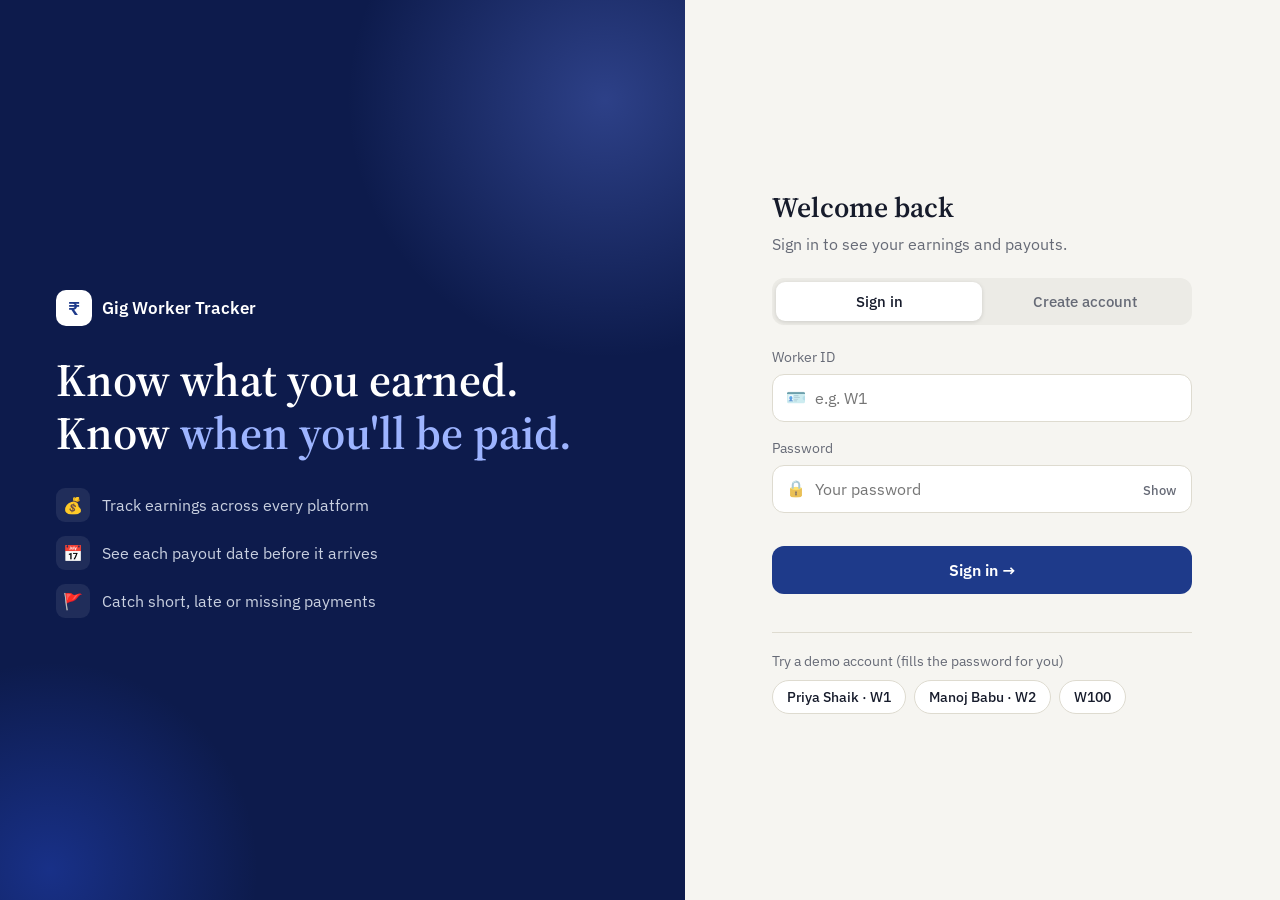
<file: index.html>
<!DOCTYPE html>
<html lang="en">
<head>
<meta charset="utf-8">
<meta name="viewport" content="width=device-width, initial-scale=1, viewport-fit=cover">
<title>Add job · Gig Worker Tracker</title>
<link rel="stylesheet" href="https://fonts.googleapis.com/css2?family=IBM+Plex+Mono:wght@400;500&family=IBM+Plex+Sans:wght@400;500;600&family=Source+Serif+4:wght@600&display=swap">
<link rel="stylesheet" href="app.css">
</head>
<body>
<main>
  <h1>Gig worker earnings tracker</h1>
  <p class="sub" id="who"></p>
  <nav class="tabs"><a class="tab" href="summary.html">📊 My earnings</a><a class="tab" href="schedule.html">📅 Payout schedule</a><a class="tab" href="overview.html">🧾 My payments</a><a class="tab" href="index.html" aria-current="page">➕ Add job</a></nav>
  <hr>
  <form id="f" novalidate>
      <div class="row"><div><label for="jid">Job ID</label><input id="jid" autocomplete="off"></div>
        <div><label for="jt">Job title (e.g. Food delivery)</label><input id="jt" list="jts" autocomplete="off" placeholder="Choose or type a job"><datalist id="jts"><option>Bike taxi rides<option>Auto rides<option>Cab rides<option>Food delivery<option>Grocery delivery<option>Home service jobs<option>Goods transport<option>Courier delivery<option>Parcel delivery</datalist></div></div>
      <div class="row"><div><label for="pl">Platform</label><input id="pl" list="pls" autocomplete="off" placeholder="Choose or type a platform"><datalist id="pls"><option>Rapido<option>Uber<option>Ola<option>Swiggy<option>Zomato<option>Blinkit<option>Zepto<option>Urban Company<option>Porter<option>Shadowfax<option>Amazon Flex<option>Borzo</datalist></div>
        <div><label for="gr">Gross amount (Rs.)</label><input id="gr" type="number" step="0.01" min="0" inputmode="decimal"></div></div>
      <div class="row"><div><label for="ft">Fee model</label><select id="ft"><option value="p">Percentage (%)</option></select></div>
        <div><label for="fv" id="fl">Platform fee rate (%)</label><input id="fv" type="number" step="0.01" min="0" inputmode="decimal"></div></div>
      <div class="row"><div><label for="sd">Work start date</label><input id="sd" type="date"></div>
        <div><label for="ed">Work end date</label><input id="ed" type="date"></div></div>
      <div class="row"><div><label for="hh">Hours worked per day (optional)</label><input id="hh" type="number" step="0.5" min="0.5" max="16" inputmode="decimal"></div>
        <div><label>Duration of the job</label><div class="prev" id="dur">0 days</div></div></div>
      <div class="prev" id="prev">Expected payout: Rs. 0.00</div>
      <div class="row"><div><label for="tx">Transaction ID</label><input id="tx" autocomplete="off"></div>
        <div><label for="due">Scheduled payout date</label><input id="due" type="date"></div></div>
      <div class="row"><div><label for="pd">Paid date (blank if unpaid)</label><input id="pd" type="date"></div>
        <div><label for="ac">Actual payout (Rs.)</label><input id="ac" type="number" step="0.01" min="0" inputmode="decimal"></div></div>
      <p class="err" id="err" role="alert"></p>
      <button class="go" id="sub" type="submit">Save record</button>
    </form>
</main>
<script src="app.js"></script>
</body>
</html>
</file>
<file: app.css>
:root{--bg:#f6f5f1;--card:#fff;--line:#dedbd0;--ink:#161b2b;--mute:#666a76;--navy:#16223b;--onnavy:#fff;
--ok-bg:#e6f3ea;--ok:#1d6b3b;--warn-bg:#fbf0d4;--warn:#8a5a00;--bad-bg:#fbe4e1;--bad:#a3271b;--lock-bg:#ecebe6;
box-sizing:border-box;padding-top:env(safe-area-inset-top,0px);padding-bottom:env(safe-area-inset-bottom,0px)}
@media (prefers-color-scheme:dark){:root:not([data-theme="light"]){--bg:#14161c;--card:#1c1f28;--line:#333847;--ink:#eceef4;--mute:#9aa0b0;--navy:#e9ecf5;--onnavy:#14161c;
--ok-bg:#183524;--ok:#7fd6a0;--warn-bg:#3a2f12;--warn:#f0c766;--bad-bg:#42201c;--bad:#ff9f92;--lock-bg:#262a35}}
:root[data-theme="dark"]{--bg:#14161c;--card:#1c1f28;--line:#333847;--ink:#eceef4;--mute:#9aa0b0;--navy:#e9ecf5;--onnavy:#14161c;
--ok-bg:#183524;--ok:#7fd6a0;--warn-bg:#3a2f12;--warn:#f0c766;--bad-bg:#42201c;--bad:#ff9f92;--lock-bg:#262a35}
html{scroll-padding-top:env(safe-area-inset-top,0px)}
*{box-sizing:border-box}
body{margin:0;background:var(--bg);color:var(--ink);font:16px/1.5 "IBM Plex Sans",system-ui,sans-serif}
main{max-width:1200px;margin:0 auto;padding:24px 16px 48px}
h1,h2{font-family:"Source Serif 4",Georgia,serif;font-weight:600;margin:0}
h1{font-size:26px}h2{font-size:24px;margin:24px 0 14px}
.sub{color:var(--mute);margin:4px 0 20px}
hr{border:0;border-top:1px solid var(--line);margin:20px 0}
.tabs{display:flex;gap:10px}
.tab{font:500 15px inherit;font-family:inherit;padding:11px 16px;border-radius:8px;border:1px solid var(--line);background:var(--card);color:var(--mute);cursor:pointer}
.tab[aria-selected=true]{background:var(--navy);color:var(--onnavy);border-color:var(--navy)}
:focus-visible{outline:2px solid var(--ok);outline-offset:2px}
.card{background:var(--card);border:1px solid var(--line);border-radius:10px}
.stats{display:grid;grid-template-columns:repeat(3,1fr);margin-bottom:8px}
.stat{padding:14px 12px;border-right:1px solid var(--line);border-bottom:1px solid var(--line)}
.stat:nth-child(3n){border-right:0}.stat:nth-child(n+4){border-bottom:0}
.stat span{display:block;font-size:13px;color:var(--mute)}
.stat b{font:500 22px "IBM Plex Mono",monospace}
.rec{display:flex;gap:14px;padding:18px;margin-bottom:14px}
.no{flex:none;width:40px;height:40px;border:1px solid var(--line);border-radius:6px;display:grid;place-items:center;font:500 15px "IBM Plex Mono",monospace;color:var(--mute)}
.rec h3{margin:0;font-size:18px;font-weight:600}
.rec p{margin:4px 0 0;color:var(--mute);font-size:15px}
.num{font-family:"IBM Plex Mono",monospace;font-size:14px}
.badges{display:flex;flex-wrap:wrap;gap:8px;margin-top:14px;align-items:center}
.b{font:500 14px "IBM Plex Sans",sans-serif;padding:5px 12px;border-radius:6px;border:1px solid}
.ok{background:var(--ok-bg);color:var(--ok);border-color:var(--ok)}
.warn{background:var(--warn-bg);color:var(--warn);border-color:var(--warn)}
.bad{background:var(--bad-bg);color:var(--bad);border-color:var(--bad)}
.rm{margin-left:auto;background:none;border:0;color:var(--mute);font:inherit;font-size:14px;text-decoration:underline;cursor:pointer}
form{padding:18px;display:grid;gap:14px}
.row{display:grid;grid-template-columns:1fr 1fr;gap:12px}
label{display:block;font-size:14px;color:var(--mute);margin-bottom:4px}
input,select{width:100%;font:16px "IBM Plex Sans",sans-serif;padding:10px 12px;border:1px solid var(--line);border-radius:8px;background:var(--bg);color:var(--ink)}
.prev{padding:12px 14px;border:1px dashed var(--line);border-radius:8px;font-size:15px}
.go{font:600 16px "IBM Plex Sans",sans-serif;padding:13px;border-radius:8px;border:0;background:var(--navy);color:var(--onnavy);cursor:pointer}
.err{color:var(--bad);font-size:15px;min-height:1px;margin:0}
.empty{padding:28px 18px;text-align:center;color:var(--mute)}
.tools{display:flex;gap:8px;flex-wrap:wrap;margin-bottom:12px}
.tools input{flex:1 1 200px;width:auto}.tools select{width:auto}
.tools .tab{font-size:14px;padding:9px 12px}
h2 small{font:400 15px "IBM Plex Sans",sans-serif;color:var(--mute)}
.chart{padding:14px 16px}
.bar{display:grid;grid-template-columns:90px 1fr auto;gap:10px;align-items:center;margin:6px 0;font-size:14px}
.bar i{display:block;height:14px;background:var(--lock-bg);border-radius:4px;overflow:hidden}
.bar u{display:block;height:100%}.bar b{font:500 13px "IBM Plex Mono",monospace}
.rm.ed{margin-left:auto}.rm.ed+.rm{margin-left:0}
@media (max-width:420px){.row{grid-template-columns:1fr}}
a.tab{text-decoration:none;display:inline-block}
.tab[aria-current=page]{background:var(--navy);color:var(--onnavy);border-color:var(--navy)}
form,#ins{max-width:640px}
.tw{overflow-x:auto;border:1px solid var(--line);border-radius:10px;background:var(--card)}
table{border-collapse:collapse;width:100%;font-size:14px;white-space:nowrap}
th{text-align:left;font:500 12px "IBM Plex Sans",sans-serif;text-transform:uppercase;letter-spacing:.04em;color:var(--mute);padding:10px 12px;border-bottom:1px solid var(--line);background:var(--bg)}
td{padding:10px 12px;border-bottom:1px solid var(--line);vertical-align:middle}
tr:last-child td{border-bottom:0}
td.n{text-align:right;font-family:"IBM Plex Mono",monospace}
td small{display:block;color:var(--mute);font-size:12px}
.pos{color:var(--ok)}.neg{color:var(--bad)}
td .b{padding:3px 9px;font-size:13px}
td .rm{margin-left:0}
@media (min-width:800px){.stats{grid-template-columns:repeat(6,1fr)}.stat:nth-child(n){border-right:1px solid var(--line);border-bottom:0}.stat:last-child{border-right:0}}
.tab[aria-current=page],.go{background:var(--accent);color:var(--onaccent);border-color:var(--accent)}
h1{border-left:6px solid var(--accent);padding-left:12px}
.sub a{color:inherit}
:root{--accent:#1e3a8a;--onaccent:#fff}
@media (prefers-color-scheme:dark){:root:not([data-theme="light"]){--accent:#7c96ff;--onaccent:#0b1020}}
:root[data-theme="dark"]{--accent:#7c96ff;--onaccent:#0b1020}
</file>
